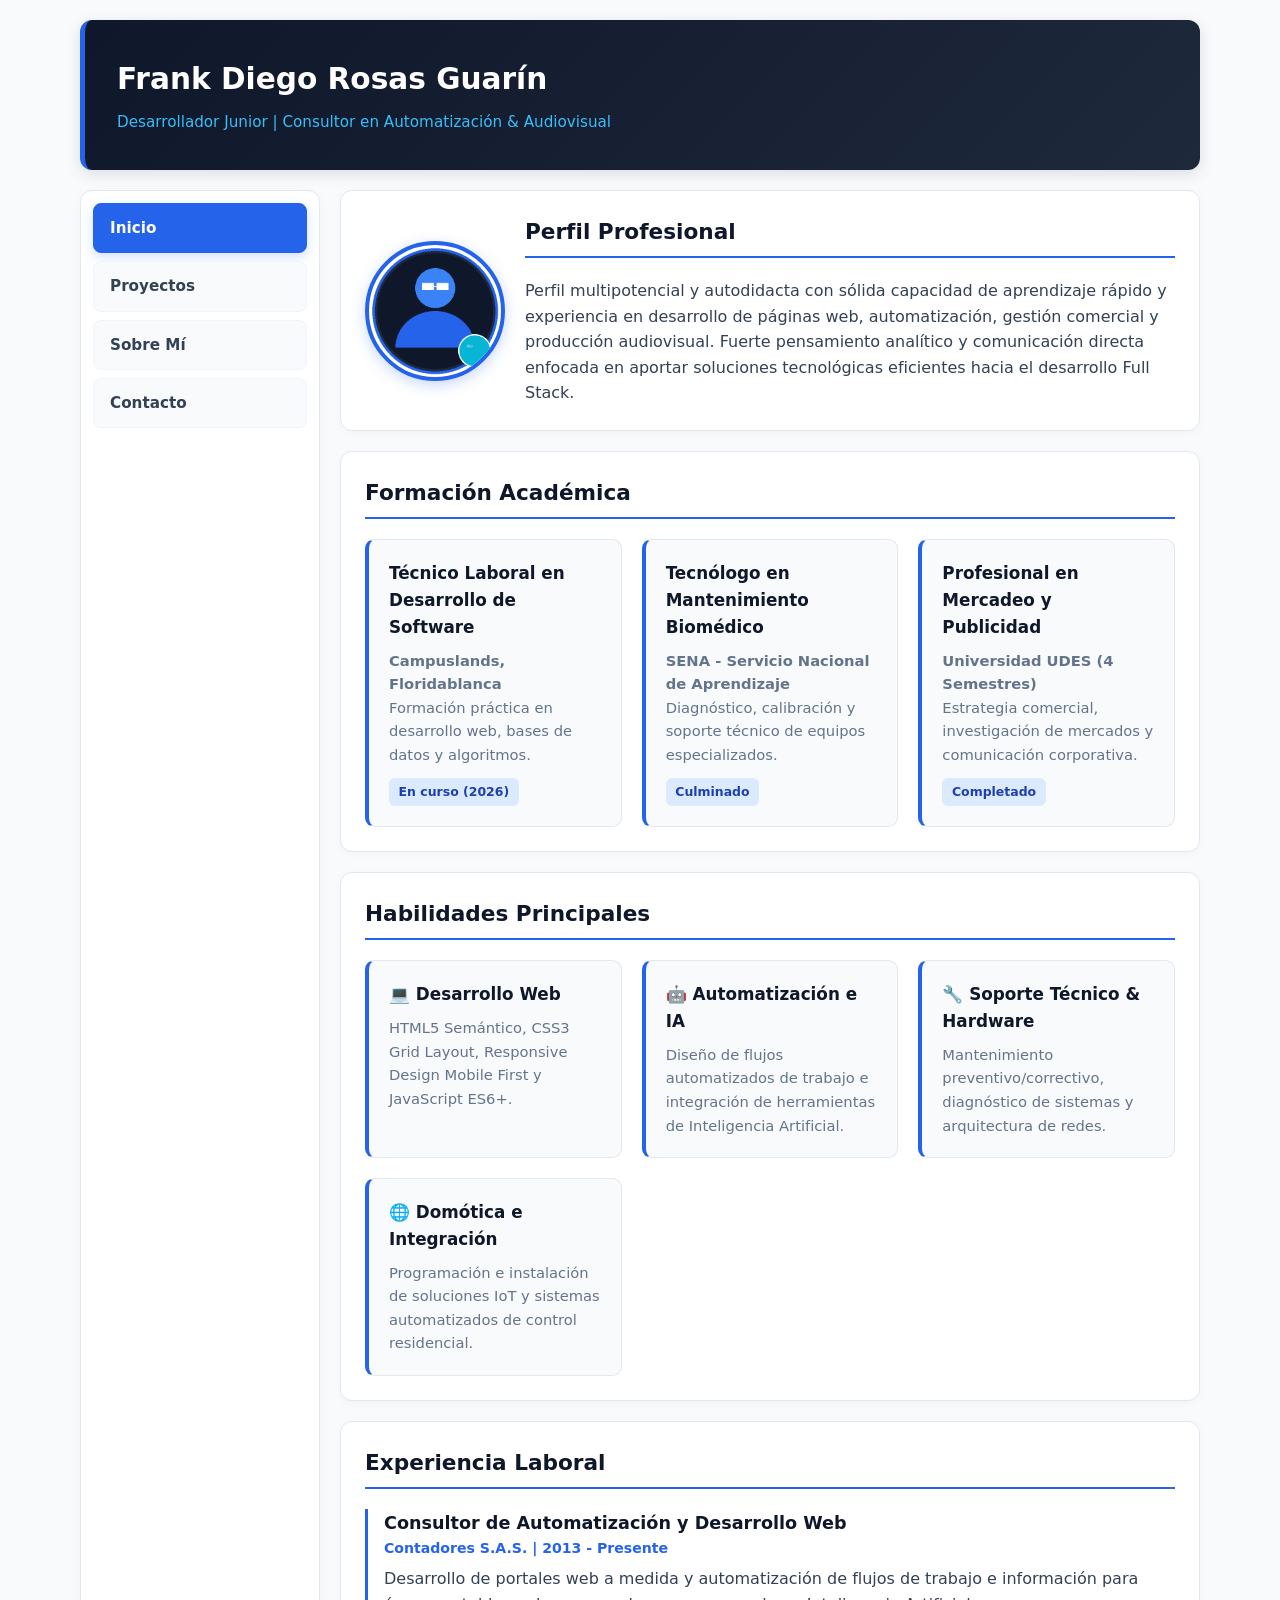
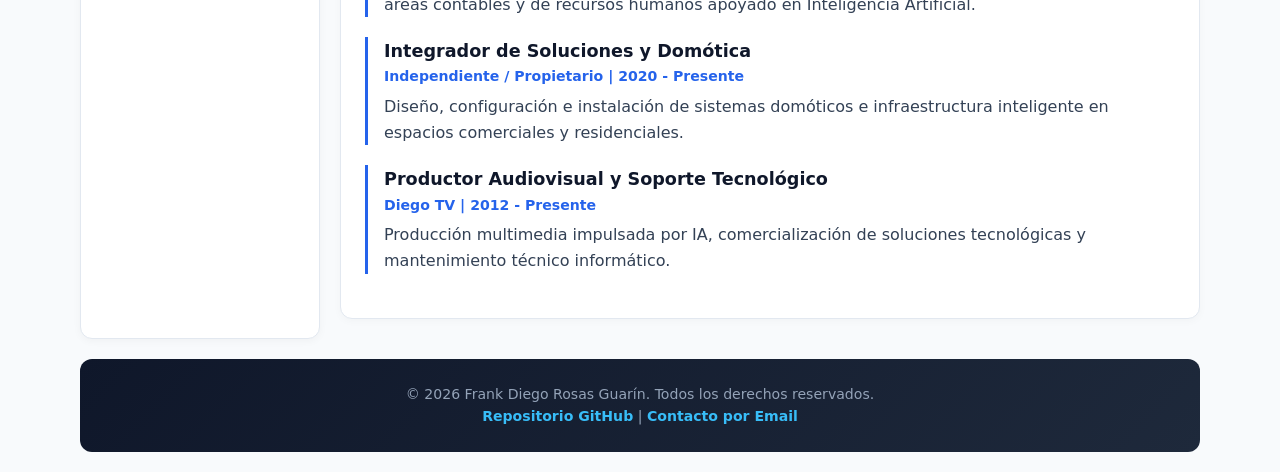
<file: index.html>
<!DOCTYPE html>
<html lang="es">
<head>
  <!-- R1: Meta viewport para respuesta responsive -->
  <meta charset="UTF-8">
  <meta name="viewport" content="width=device-width, initial-scale=1.0">
  <title>Frank Diego Rosas Guarín - Hoja de Vida</title>
  <link rel="stylesheet" href="styles.css">
</head>
<body>
  <div class="container">
    <header class="header">
      <h1>Frank Diego Rosas Guarín</h1>
      <p class="tagline">Desarrollador Junior | Consultor en Automatización & Audiovisual</p>
    </header>

    <nav class="nav">
      <!-- R8: Menú de navegación unificado con enlaces internos relativos (R9) -->
      <ul>
        <li><a href="index.html" class="active">Inicio</a></li>
        <li><a href="proyectos.html">Proyectos</a></li>
        <li><a href="sobre-mi.html">Sobre Mí</a></li>
        <li><a href="contacto.html">Contacto</a></li>
      </ul>
    </nav>

    <main class="main">
      <section class="profile-card">
        <!-- R7: Imagen responsive con atributo alt obligatorio -->
        <img src="img/perfil.png" alt="Fotografía profesional de Frank Diego Rosas Guarín" class="profile-img">
        <div>
          <h2>Perfil Profesional</h2>
          <p>Perfil multipotencial y autodidacta con sólida capacidad de aprendizaje rápido y experiencia en desarrollo de páginas web, automatización, gestión comercial y producción audiovisual. Fuerte pensamiento analítico y comunicación directa enfocada en aportar soluciones tecnológicas eficientes hacia el desarrollo Full Stack.</p>
        </div>
      </section>

      <section>
        <h2>Formación Académica</h2>
        <!-- R5: Sección en tarjetas con repeat(auto-fit, minmax(...)) -->
        <div class="cards-grid">
          <article class="card">
            <h3>Técnico Laboral en Desarrollo de Software</h3>
            <p><strong>Campuslands, Floridablanca</strong></p>
            <p>Formación práctica en desarrollo web, bases de datos y algoritmos.</p>
            <span class="badge">En curso (2026)</span>
          </article>
          <article class="card">
            <h3>Tecnólogo en Mantenimiento Biomédico</h3>
            <p><strong>SENA - Servicio Nacional de Aprendizaje</strong></p>
            <p>Diagnóstico, calibración y soporte técnico de equipos especializados.</p>
            <span class="badge">Culminado</span>
          </article>
          <article class="card">
            <h3>Profesional en Mercadeo y Publicidad</h3>
            <p><strong>Universidad UDES (4 Semestres)</strong></p>
            <p>Estrategia comercial, investigación de mercados y comunicación corporativa.</p>
            <span class="badge">Completado</span>
          </article>
        </div>
      </section>

      <section>
        <h2>Habilidades Principales</h2>
        <!-- R5: Requisito de tarjetas dinámicas con repeat minmax -->
        <div class="cards-grid">
          <article class="card">
            <h3>💻 Desarrollo Web</h3>
            <p>HTML5 Semántico, CSS3 Grid Layout, Responsive Design Mobile First y JavaScript ES6+.</p>
          </article>
          <article class="card">
            <h3>🤖 Automatización e IA</h3>
            <p>Diseño de flujos automatizados de trabajo e integración de herramientas de Inteligencia Artificial.</p>
          </article>
          <article class="card">
            <h3>🔧 Soporte Técnico & Hardware</h3>
            <p>Mantenimiento preventivo/correctivo, diagnóstico de sistemas y arquitectura de redes.</p>
          </article>
          <article class="card">
            <h3>🌐 Domótica e Integración</h3>
            <p>Programación e instalación de soluciones IoT y sistemas automatizados de control residencial.</p>
          </article>
        </div>
      </section>

      <section>
        <h2>Experiencia Laboral</h2>
        <div class="timeline">
          <article class="timeline-item">
            <h3>Consultor de Automatización y Desarrollo Web</h3>
            <p class="company">Contadores S.A.S. | 2013 - Presente</p>
            <p>Desarrollo de portales web a medida y automatización de flujos de trabajo e información para áreas contables y de recursos humanos apoyado en Inteligencia Artificial.</p>
          </article>
          <article class="timeline-item">
            <h3>Integrador de Soluciones y Domótica</h3>
            <p class="company">Independiente / Propietario | 2020 - Presente</p>
            <p>Diseño, configuración e instalación de sistemas domóticos e infraestructura inteligente en espacios comerciales y residenciales.</p>
          </article>
          <article class="timeline-item">
            <h3>Productor Audiovisual y Soporte Tecnológico</h3>
            <p class="company">Diego TV | 2012 - Presente</p>
            <p>Producción multimedia impulsada por IA, comercialización de soluciones tecnológicas y mantenimiento técnico informático.</p>
          </article>
        </div>
      </section>
    </main>

    <footer class="footer">
      <p>&copy; 2026 Frank Diego Rosas Guarín. Todos los derechos reservados.</p>
      <p>
        <!-- R10: Enlaces externos que abren en nueva pestaña con target="_blank" -->
        <a href="https://github.com/diegorosasguarin" target="_blank" rel="noopener noreferrer">Repositorio GitHub</a> | 
        <a href="mailto:diegorosasguarin@gmail.com">Contacto por Email</a>
      </p>
    </footer>
  </div>
</body>
</html>
</file>
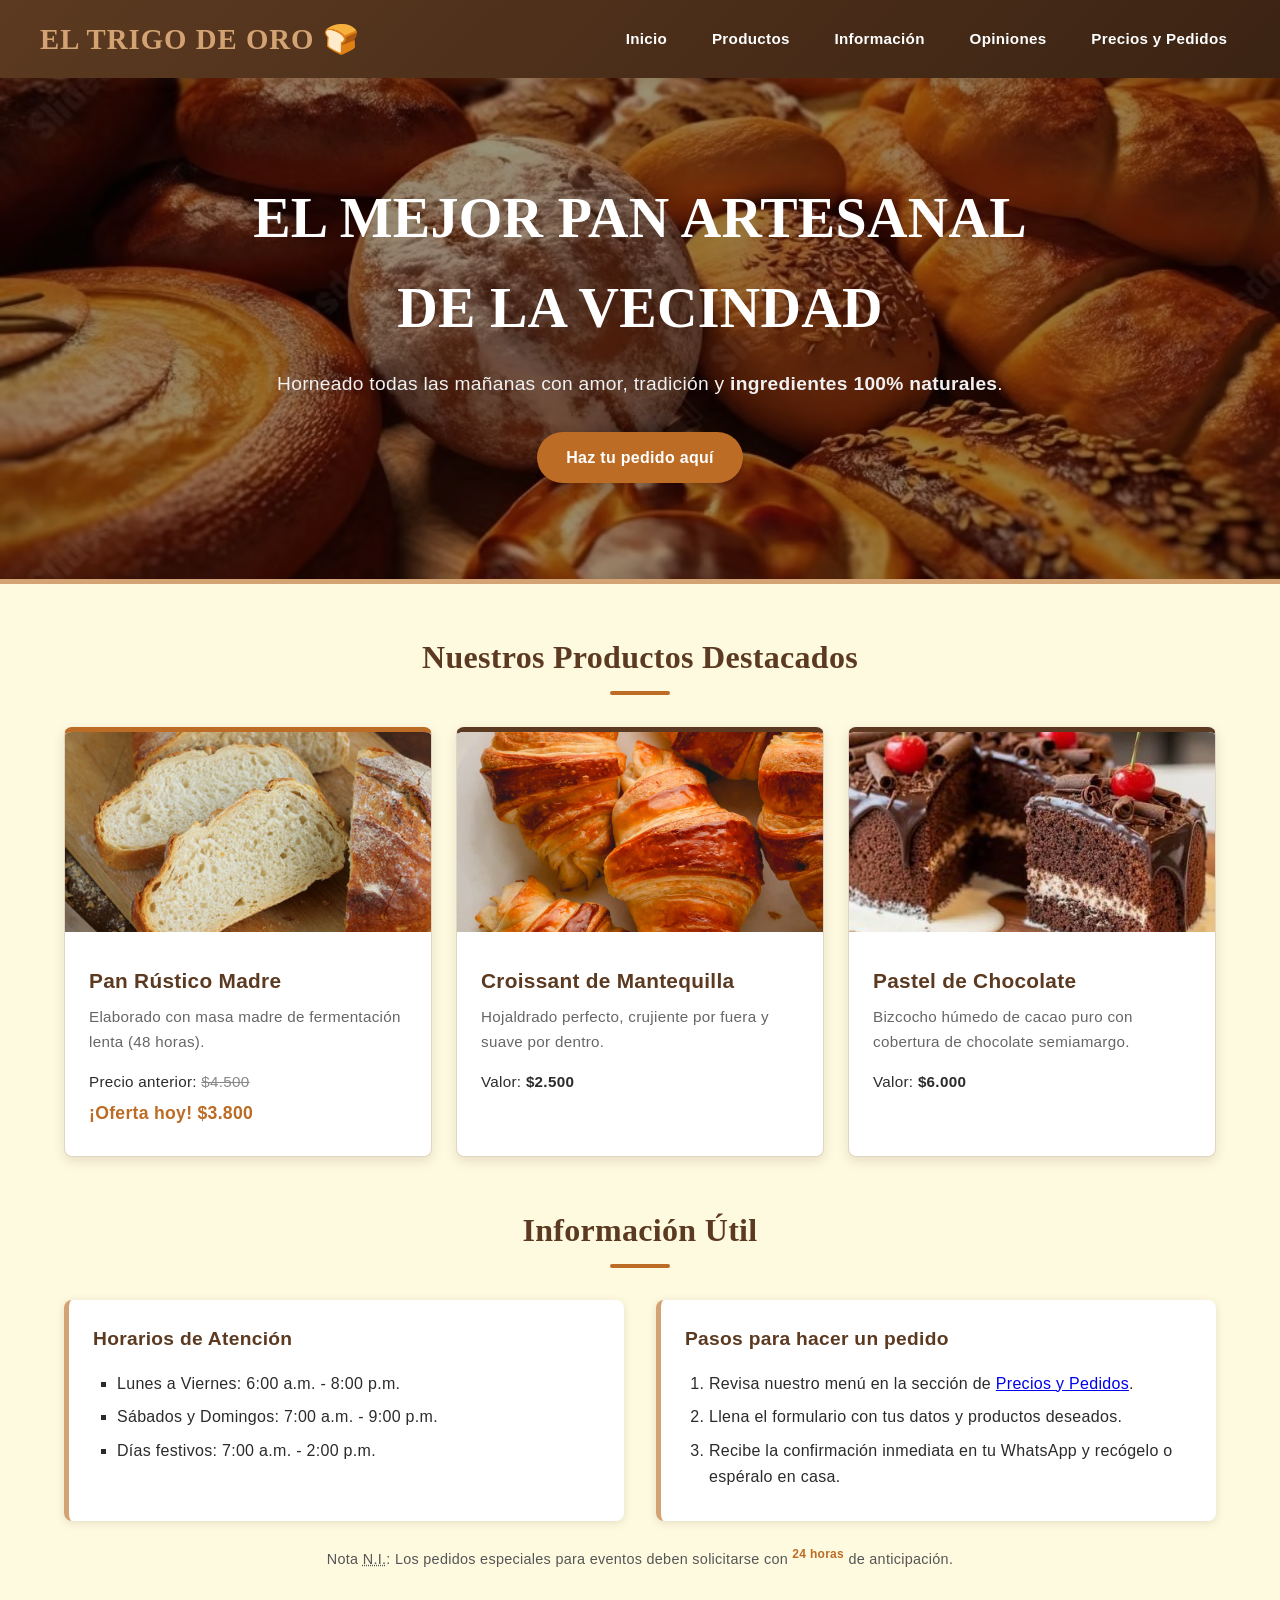
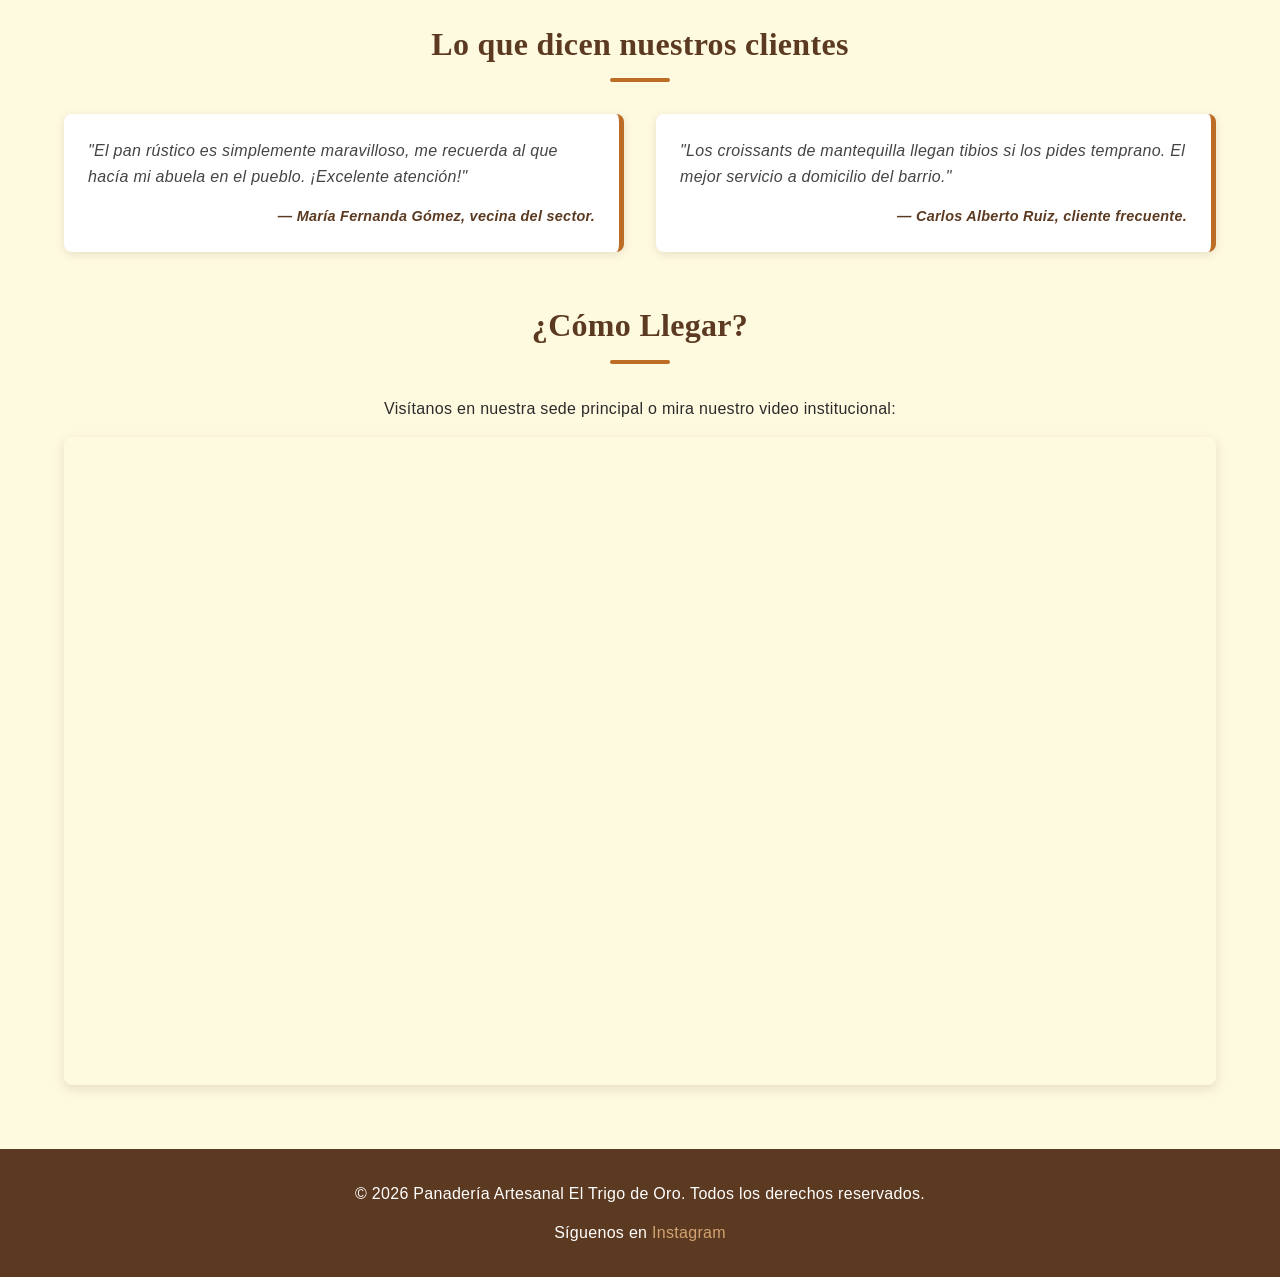
<file: Proyectos/El_Trigo_de_Oro-main/index.html>
<!DOCTYPE html>
<html lang="es">
<head>
    <meta charset="UTF-8">
    <meta name="viewport" content="width=device-width, initial-scale=1.0">
    <title>Panadería Artesanal El Trigo de Oro | Inicio</title>
    <meta name="description" content="Panadería artesanal en tu barrio con pan fresco diario, pastelería y servicio a domicilio por WhatsApp.">
    <link rel="stylesheet" href="css/styles.css">
</head>
<body>
    <header class="header">
        <div class="header__container">
            <a href="index.html" class="header__logo">El Trigo de Oro 🍞</a>
            <nav class="nav">
                <ul class="nav__list">
                    <li class="nav__item"><a href="index.html" class="nav__link">Inicio</a></li>
                    <li class="nav__item"><a href="#productos" class="nav__link">Productos</a></li>
                    <li class="nav__item"><a href="#info" class="nav__link">Información</a></li>
                    <li class="nav__item"><a href="#opiniones" class="nav__link">Opiniones</a></li>
                    <li class="nav__item"><a href="precios-pedidos.html" class="nav__link">Precios y Pedidos</a></li>
                </ul>
            </nav>
        </div>
    </header>

    <main class="main">
        <section class="hero">
            <div class="hero__content">
                <h1 class="hero__title">El mejor pan artesanal de la vecindad</h1>
                <p class="hero__subtitle">Horneado todas las mañanas con amor, tradición y <strong>ingredientes 100% naturales</strong>.</p>
                <a href="precios-pedidos.html#pedido" class="hero__cta">Haz tu pedido aquí</a>
            </div>
        </section>

        <section id="productos" class="productos">
            <h2 class="section__title">Nuestros Productos Destacados</h2>
            <div class="productos__grid">
                <article class="tarjeta tarjeta--promo">
                    <img src="images/pan-artesanal.jpg" alt="Pan artesanal rústico recién horneado" class="tarjeta__img">
                    <div class="tarjeta__body">
                        <h3 class="tarjeta__title">Pan Rústico Madre</h3>
                        <p class="tarjeta__desc">Elaborado con masa madre de fermentación lenta (48 horas).</p>
                        <p class="tarjeta__price">Precio anterior: <s class="tarjeta__old">$4.500</s></p>
                        <p class="tarjeta__price"><strong>¡Oferta hoy! $3.800</strong></p>
                    </div>
                </article>

                <article class="tarjeta">
                    <img src="images/croissant.jpg" alt="Croissant de mantequilla crujiente" class="tarjeta__img">
                    <div class="tarjeta__body">
                        <h3 class="tarjeta__title">Croissant de Mantequilla</h3>
                        <p class="tarjeta__desc">Hojaldrado perfecto, crujiente por fuera y suave por dentro.</p>
                        <p class="tarjeta__price">Valor: <strong>$2.500</strong></p>
                    </div>
                </article>

                <article class="tarjeta">
                    <img src="images/pastel-chocolate.jpg" alt="Porción de pastel de chocolate artesanal" class="tarjeta__img">
                    <div class="tarjeta__body">
                        <h3 class="tarjeta__title">Pastel de Chocolate</h3>
                        <p class="tarjeta__desc">Bizcocho húmedo de cacao puro con cobertura de chocolate semiamargo.</p>
                        <p class="tarjeta__price">Valor: <strong>$6.000</strong></p>
                    </div>
                </article>
            </div>
        </section>

        <section id="info" class="info-util">
            <h2 class="section__title">Información Útil</h2>
            <div class="info-util__container">
                <div class="info-box">
                    <h3>Horarios de Atención</h3>
                    <ul class="info-list">
                        <li>Lunes a Viernes: 6:00 a.m. - 8:00 p.m.</li>
                        <li>Sábados y Domingos: 7:00 a.m. - 9:00 p.m.</li>
                        <li>Días festivos: 7:00 a.m. - 2:00 p.m.</li>
                    </ul>
                </div>
                <div class="info-box">
                    <h3>Pasos para hacer un pedido</h3>
                    <ol class="info-list info-list--ordered">
                        <li>Revisa nuestro menú en la sección de <a href="precios-pedidos.html">Precios y Pedidos</a>.</li>
                        <li>Llena el formulario con tus datos y productos deseados.</li>
                        <li>Recibe la confirmación inmediata en tu WhatsApp y recógelo o espéralo en casa.</li>
                    </ol>
                </div>
            </div>
            <p class="info-note">Nota <abbr title="Aviso importante">N.I.</abbr>: Los pedidos especiales para eventos deben solicitarse con <sup class="info-sup">24 horas</sup> de anticipación.</p>
        </section>

        <section id="opiniones" class="opiniones">
            <h2 class="section__title">Lo que dicen nuestros clientes</h2>
            <div class="opiniones__grid">
                <blockquote class="opinion-card">
                    <p>"El pan rústico es simplemente maravilloso, me recuerda al que hacía mi abuela en el pueblo. ¡Excelente atención!"</p>
                    <cite>— María Fernanda Gómez, vecina del sector.</cite>
                </blockquote>
                <blockquote class="opinion-card">
                    <p>"Los croissants de mantequilla llegan tibios si los pides temprano. El mejor servicio a domicilio del barrio."</p>
                    <cite>— Carlos Alberto Ruiz, cliente frecuente.</cite>
                </blockquote>
            </div>
        </section>

        <section class="ubicacion">
            <h2 class="section__title">¿Cómo Llegar?</h2>
            <p class="ubicacion__text">Visítanos en nuestra sede principal o mira nuestro video institucional:</p>
            <div class="ubicacion__media">
                <iframe width="1152" height="768" src="https://www.youtube.com/embed/RR4P5FwSj3s?si=O0xcK88u2kiHjLG3" title="YouTube video player" frameborder="0" allow="accelerometer; autoplay; clipboard-write; encrypted-media; gyroscope; picture-in-picture; web-share" referrerpolicy="strict-origin-when-cross-origin" allowfullscreen></iframe> </div>
        </section>
    </main>

    <footer class="footer">
        <div class="footer__container">
            <p>&copy; 2026 Panadería Artesanal El Trigo de Oro. Todos los derechos reservados.</p>
            <p>Síguenos en <a href="https://instagram.com" target="_blank" rel="noopener" class="footer__link">Instagram</a></p>
        </div>
    </footer>
</body>
</html>
</file>
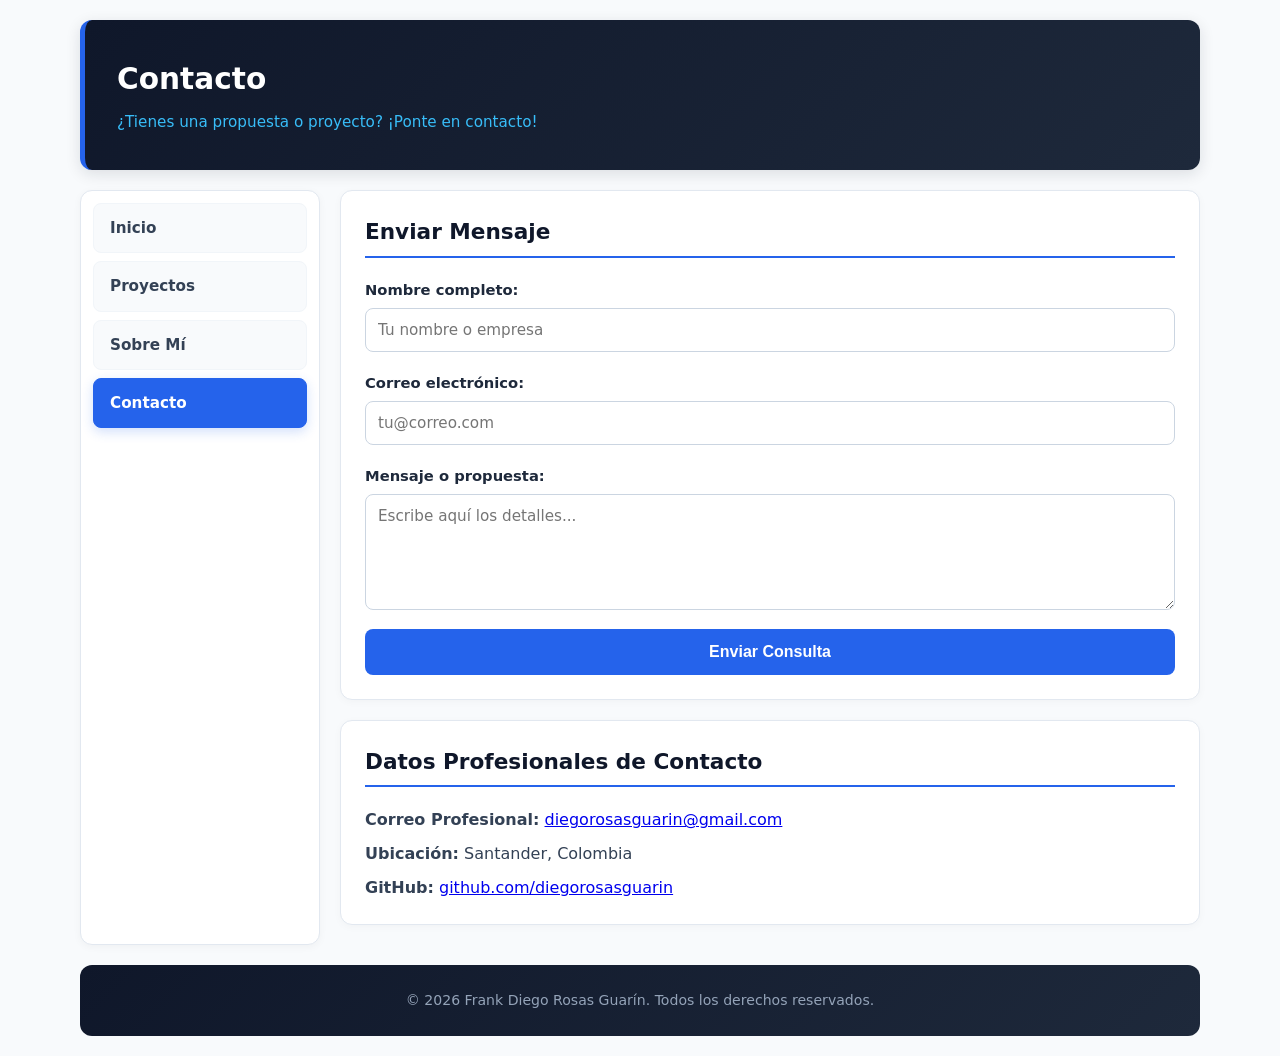
<file: contacto.html>
<!DOCTYPE html>
<html lang="es">
<head>
  <!-- R1: Meta viewport para respuesta responsive -->
  <meta charset="UTF-8">
  <meta name="viewport" content="width=device-width, initial-scale=1.0">
  <title>Contacto - Frank Diego Rosas Guarín</title>
  <link rel="stylesheet" href="styles.css">
</head>
<body>
  <div class="container">
    <header class="header">
      <h1>Contacto</h1>
      <p class="tagline">¿Tienes una propuesta o proyecto? ¡Ponte en contacto!</p>
    </header>

    <nav class="nav">
      <!-- R8: Menú de navegación idéntico con enlaces internos (R9) -->
      <ul>
        <li><a href="index.html">Inicio</a></li>
        <li><a href="proyectos.html">Proyectos</a></li>
        <li><a href="sobre-mi.html">Sobre Mí</a></li>
        <li><a href="contacto.html" class="active">Contacto</a></li>
      </ul>
    </nav>

    <main class="main">
      <section>
        <h2>Enviar Mensaje</h2>
        <form class="contact-form" action="#" method="post" onsubmit="event.preventDefault(); alert('¡Gracias por tu mensaje! Me pondré en contacto contigo muy pronto.');">
          <div class="form-group">
            <label for="nombre">Nombre completo:</label>
            <input type="text" id="nombre" name="nombre" required placeholder="Tu nombre o empresa">
          </div>
          <div class="form-group">
            <label for="correo">Correo electrónico:</label>
            <input type="email" id="correo" name="correo" required placeholder="tu@correo.com">
          </div>
          <div class="form-group">
            <label for="mensaje">Mensaje o propuesta:</label>
            <textarea id="mensaje" name="mensaje" rows="5" required placeholder="Escribe aquí los detalles..."></textarea>
          </div>
          <button type="submit" class="btn">Enviar Consulta</button>
        </form>
      </section>

      <section>
        <h2>Datos Profesionales de Contacto</h2>
        <!-- Protección estricta de privacidad cumpliendo requerimientos del taller -->
        <p><strong>Correo Profesional:</strong> <a href="mailto:diegorosasguarin@gmail.com">diegorosasguarin@gmail.com</a></p>
        <p style="margin-top: 0.5rem;"><strong>Ubicación:</strong> Santander, Colombia</p>
        <p style="margin-top: 0.5rem;"><strong>GitHub:</strong> <!-- R10 --> <a href="https://github.com/diegorosasguarin" target="_blank" rel="noopener noreferrer">github.com/diegorosasguarin</a></p>
      </section>
    </main>

    <footer class="footer">
      <p>&copy; 2026 Frank Diego Rosas Guarín. Todos los derechos reservados.</p>
    </footer>
  </div>
</body>
</html>
</file>
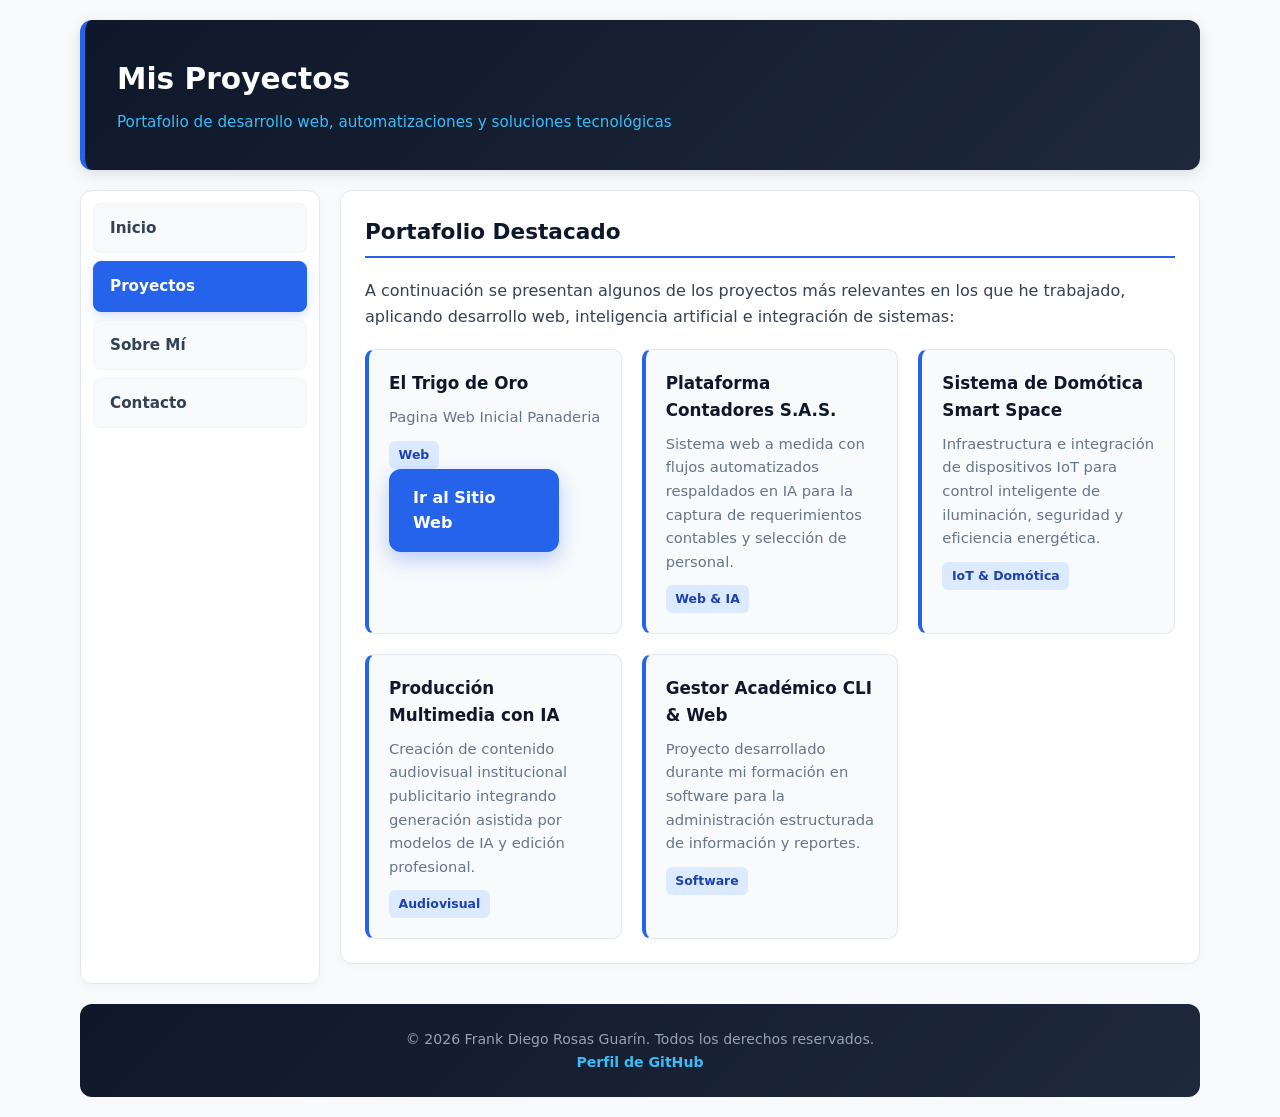
<file: proyectos.html>
<!DOCTYPE html>
<html lang="es">
<head>
  <!-- R1: Meta viewport para respuesta responsive -->
  <meta charset="UTF-8">
  <meta name="viewport" content="width=device-width, initial-scale=1.0">
  <title>Proyectos - Frank Diego Rosas Guarín</title>
  <link rel="stylesheet" href="styles.css">
</head>
<body>
  <div class="container">
    <header class="header">
      <h1>Mis Proyectos</h1>
      <p class="tagline">Portafolio de desarrollo web, automatizaciones y soluciones tecnológicas</p>
    </header>

    <nav class="nav">
      <!-- R8: Menú de navegación idéntico con enlaces internos (R9) -->
      <ul>
        <li><a href="index.html">Inicio</a></li>
        <li><a href="proyectos.html" class="active">Proyectos</a></li>
        <li><a href="sobre-mi.html">Sobre Mí</a></li>
        <li><a href="contacto.html">Contacto</a></li>
      </ul>
    </nav>

    <main class="main">
      <section>
        <h2>Portafolio Destacado</h2>
        <p>A continuación se presentan algunos de los proyectos más relevantes en los que he trabajado, aplicando desarrollo web, inteligencia artificial e integración de sistemas:</p>
        
        <!-- R5: Grilla de tarjetas con repeat(auto-fit, minmax(...)) -->
        
        
        
        <div class="cards-grid" style="margin-top: 1.25rem;">
           <article class="card">
            <h3>El Trigo de Oro</h3>
            <p>Pagina Web Inicial Panaderia</p>
            <span class="badge">Web</span>
            <a href="Proyectos/El_Trigo_de_Oro-main/index.html" class="mi-boton">Ir al Sitio Web</a>            
          </article>
      
          <article class="card">
            <h3>Plataforma Contadores S.A.S.</h3>
            <p>Sistema web a medida con flujos automatizados respaldados en IA para la captura de requerimientos contables y selección de personal.</p>
            <span class="badge">Web & IA</span>
          </article>

          <article class="card">
            <h3>Sistema de Domótica Smart Space</h3>
            <p>Infraestructura e integración de dispositivos IoT para control inteligente de iluminación, seguridad y eficiencia energética.</p>
            <span class="badge">IoT & Domótica</span>
          </article>

          <article class="card">
            <h3>Producción Multimedia con IA</h3>
            <p>Creación de contenido audiovisual institucional publicitario integrando generación asistida por modelos de IA y edición profesional.</p>
            <span class="badge">Audiovisual</span>
          </article>

          <article class="card">
            <h3>Gestor Académico CLI & Web</h3>
            <p>Proyecto desarrollado durante mi formación en software para la administración estructurada de información y reportes.</p>
            <span class="badge">Software</span>
          </article>
        </div>
      </section>
    </main>

    <footer class="footer">
      <p>&copy; 2026 Frank Diego Rosas Guarín. Todos los derechos reservados.</p>
      <p>
        <!-- R10: Enlace externo -->
        <a href="https://github.com/diegorosasguarin" target="_blank" rel="noopener noreferrer">Perfil de GitHub</a>
      </p>
    </footer>
  </div>
</body>
</html>
</file>
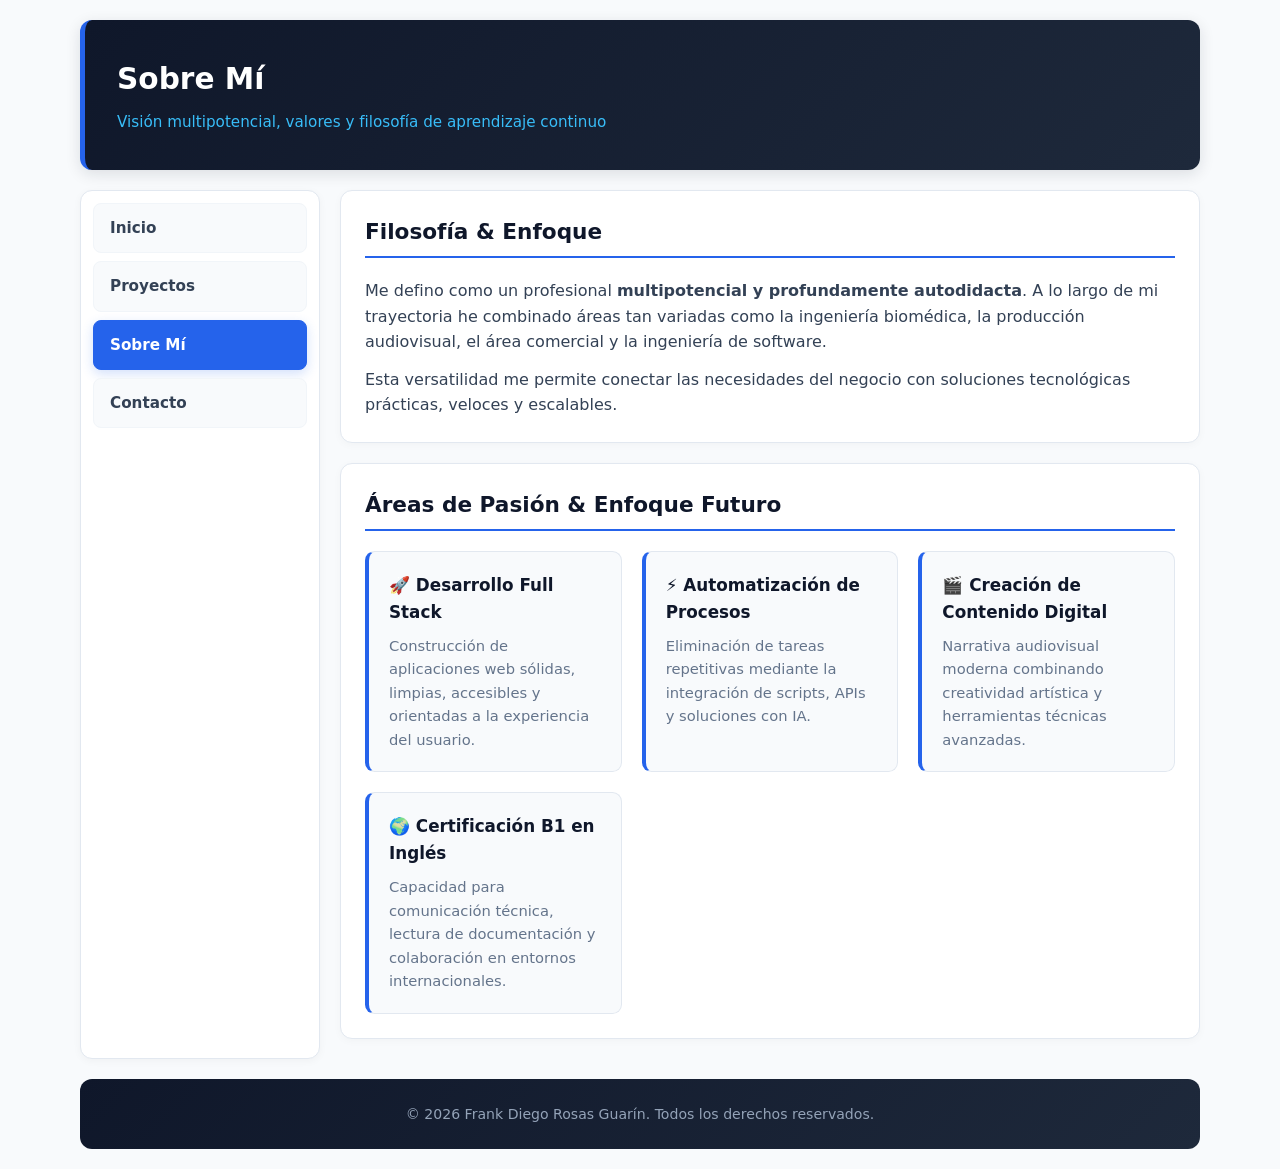
<file: sobre-mi.html>
<!DOCTYPE html>
<html lang="es">
<head>
  <!-- R1: Meta viewport para respuesta responsive -->
  <meta charset="UTF-8">
  <meta name="viewport" content="width=device-width, initial-scale=1.0">
  <title>Sobre Mí - Frank Diego Rosas Guarín</title>
  <link rel="stylesheet" href="styles.css">
</head>
<body>
  <div class="container">
    <header class="header">
      <h1>Sobre Mí</h1>
      <p class="tagline">Visión multipotencial, valores y filosofía de aprendizaje continuo</p>
    </header>

    <nav class="nav">
      <!-- R8: Menú de navegación idéntico con enlaces internos (R9) -->
      <ul>
        <li><a href="index.html">Inicio</a></li>
        <li><a href="proyectos.html">Proyectos</a></li>
        <li><a href="sobre-mi.html" class="active">Sobre Mí</a></li>
        <li><a href="contacto.html">Contacto</a></li>
      </ul>
    </nav>

    <main class="main">
      <section>
        <h2>Filosofía & Enfoque</h2>
        <p>Me defino como un profesional <strong>multipotencial y profundamente autodidacta</strong>. A lo largo de mi trayectoria he combinado áreas tan variadas como la ingeniería biomédica, la producción audiovisual, el área comercial y la ingeniería de software.</p>
        <p style="margin-top: 0.75rem;">Esta versatilidad me permite conectar las necesidades del negocio con soluciones tecnológicas prácticas, veloces y escalables.</p>
      </section>

      <section>
        <h2>Áreas de Pasión & Enfoque Futuro</h2>
        <!-- R5: Grilla en tarjetas dinámicas -->
        <div class="cards-grid">
          <article class="card">
            <h3>🚀 Desarrollo Full Stack</h3>
            <p>Construcción de aplicaciones web sólidas, limpias, accesibles y orientadas a la experiencia del usuario.</p>
          </article>
          <article class="card">
            <h3>⚡ Automatización de Procesos</h3>
            <p>Eliminación de tareas repetitivas mediante la integración de scripts, APIs y soluciones con IA.</p>
          </article>
          <article class="card">
            <h3>🎬 Creación de Contenido Digital</h3>
            <p>Narrativa audiovisual moderna combinando creatividad artística y herramientas técnicas avanzadas.</p>
          </article>
          <article class="card">
            <h3>🌍 Certificación B1 en Inglés</h3>
            <p>Capacidad para comunicación técnica, lectura de documentación y colaboración en entornos internacionales.</p>
          </article>
        </div>
      </section>
    </main>

    <footer class="footer">
      <p>&copy; 2026 Frank Diego Rosas Guarín. Todos los derechos reservados.</p>
    </footer>
  </div>
</body>
</html>
</file>
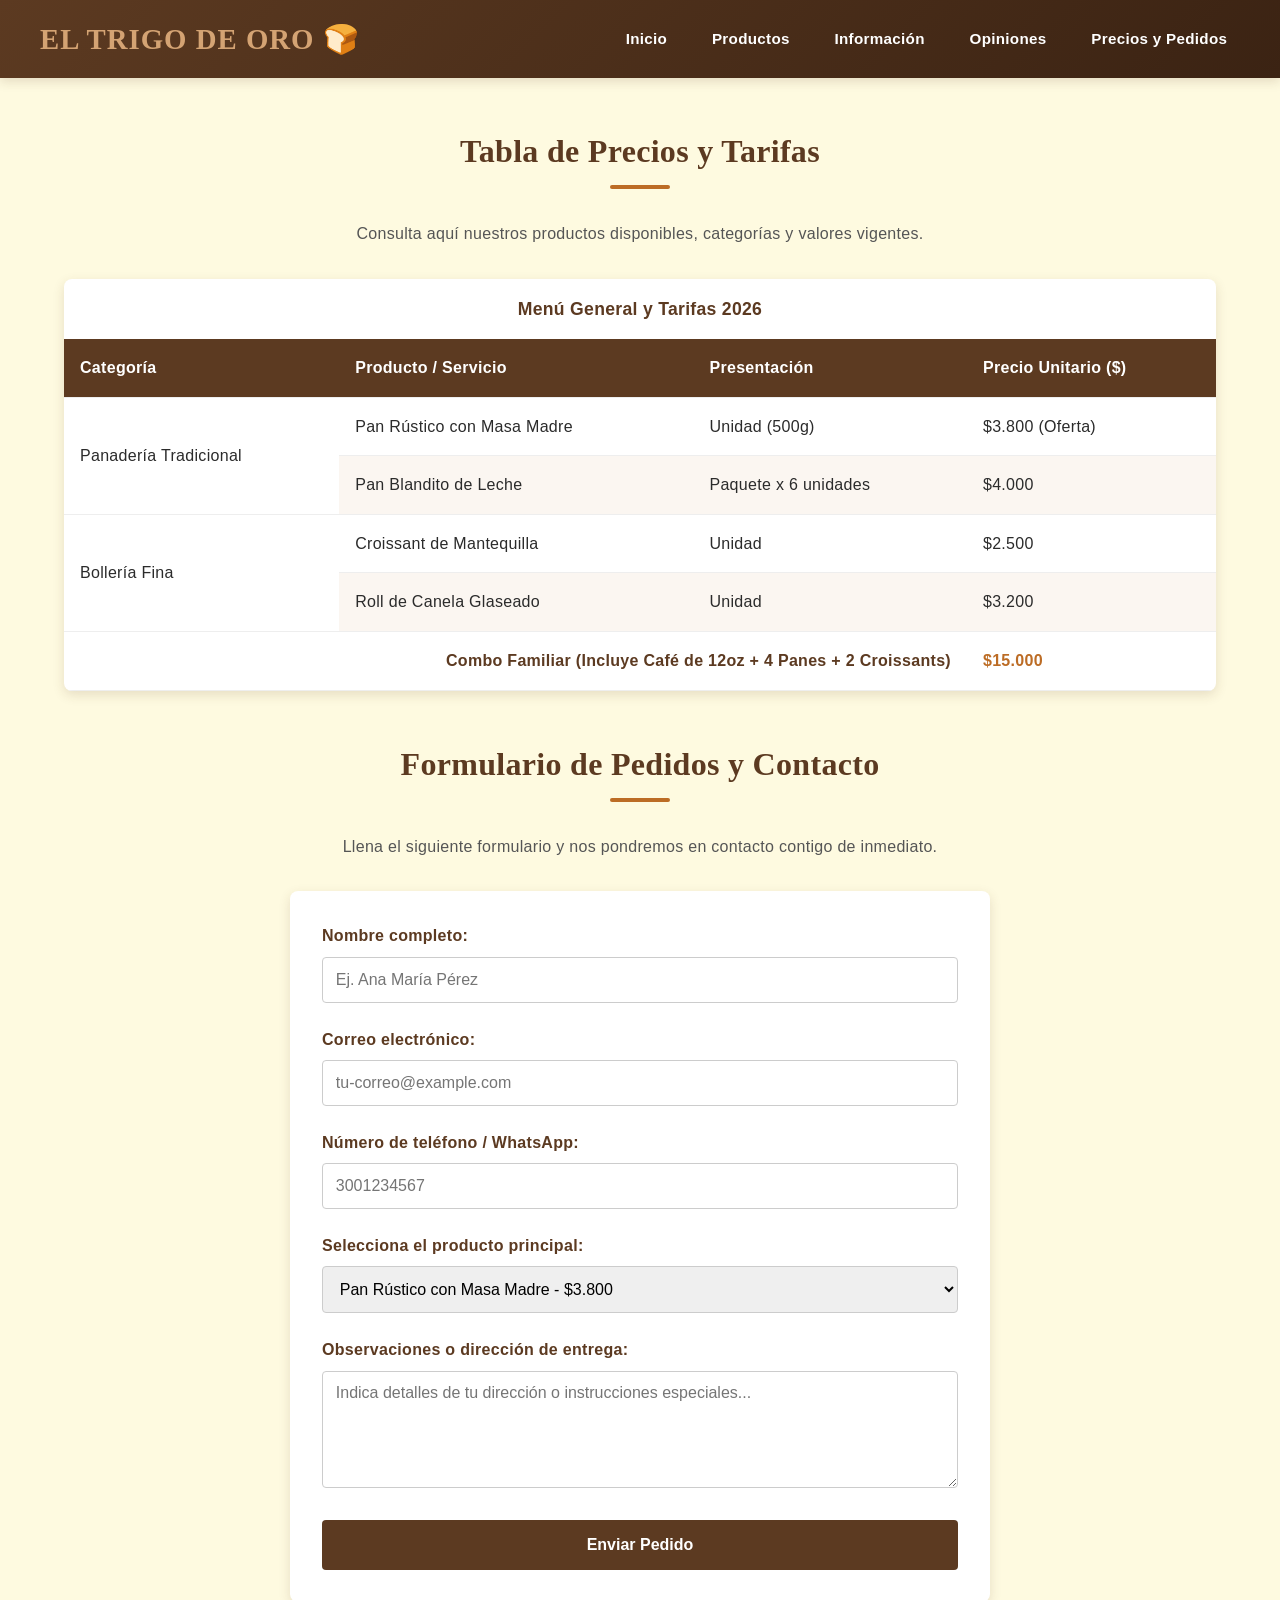
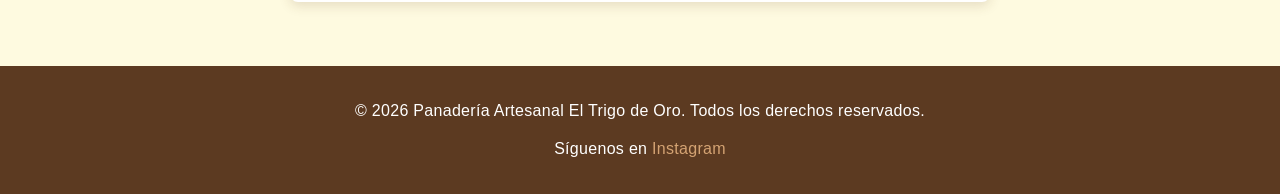
<file: Proyectos/El_Trigo_de_Oro-main/precios-pedidos.html>
<!DOCTYPE html>
<html lang="es">
<head>
    <meta charset="UTF-8">
    <meta name="viewport" content="width=device-width, initial-scale=1.0">
    <title>Precios y Pedidos | Panadería El Trigo de Oro</title>
    <meta name="description" content="Consulta nuestra tabla de precios detallada y realiza tu pedido o contacto directamente con nuestra panadería artesanal.">
    <link rel="stylesheet" href="css/styles.css">
</head>
<body>
    <header class="header">
        <div class="header__container">
            <a href="index.html" class="header__logo">El Trigo de Oro 🍞</a>
            <nav class="nav">
                <ul class="nav__list">
                    <li class="nav__item"><a href="index.html" class="nav__link">Inicio</a></li>
                    <li class="nav__item"><a href="index.html#productos" class="nav__link">Productos</a></li>
                    <li class="nav__item"><a href="index.html#info" class="nav__link">Información</a></li>
                    <li class="nav__item"><a href="index.html#opiniones" class="nav__link">Opiniones</a></li>
                    <li class="nav__item"><a href="precios-pedidos.html" class="nav__link">Precios y Pedidos</a></li>
                </ul>
            </nav>
        </div>
    </header>

    <main class="main">
        <section class="seccion-tabla">
            <h1 class="section__title">Tabla de Precios y Tarifas</h1>
            <p class="section__desc">Consulta aquí nuestros productos disponibles, categorías y valores vigentes.</p>
            
            <div class="table-container">
                <table class="tabla-precios">
                    <caption>Menú General y Tarifas 2026</caption>
                    <thead>
                        <tr>
                            <th>Categoría</th>
                            <th>Producto / Servicio</th>
                            <th>Presentación</th>
                            <th>Precio Unitario ($)</th>
                        </tr>
                    </thead>
                    <tbody>
                        <tr>
                            <td rowspan="2">Panadería Tradicional</td>
                            <td>Pan Rústico con Masa Madre</td>
                            <td>Unidad (500g)</td>
                            <td>$3.800 (Oferta)</td>
                        </tr>
                        <tr>
                            <td>Pan Blandito de Leche</td>
                            <td>Paquete x 6 unidades</td>
                            <td>$4.000</td>
                        </tr>
                        <tr>
                            <td rowspan="2">Bollería Fina</td>
                            <td>Croissant de Mantequilla</td>
                            <td>Unidad</td>
                            <td>$2.500</td>
                        </tr>
                        <tr>
                            <td>Roll de Canela Glaseado</td>
                            <td>Unidad</td>
                            <td>$3.200</td>
                        </tr>
                        <tr>
                            <td colspan="3" class="table__total-label">Combo Familiar (Incluye Café de 12oz + 4 Panes + 2 Croissants)</td>
                            <td class="table__total-price">$15.000</td>
                        </tr>
                    </tbody>
                </table>
            </div>
        </section>

        <section id="pedido" class="seccion-formulario">
            <h2 class="section__title">Formulario de Pedidos y Contacto</h2>
            <p class="section__desc">Llena el siguiente formulario y nos pondremos en contacto contigo de inmediato.</p>

            <form action="https://formspree.io/f/tu-correo" method="POST" class="form">
                <div class="form__group">
                    <label for="nombre" class="form__label">Nombre completo:</label>
                    <input type="text" id="nombre" name="nombre" class="form__input" required placeholder="Ej. Ana María Pérez">
                </div>

                <div class="form__group">
                    <label for="correo" class="form__label">Correo electrónico:</label>
                    <input type="email" id="correo" name="correo" class="form__input" required placeholder="tu-correo@example.com">
                </div>

                <div class="form__group">
                    <label for="telefono" class="form__label">Número de teléfono / WhatsApp:</label>
                    <input type="tel" id="telefono" name="telefono" class="form__input" required placeholder="3001234567">
                </div>

                <div class="form__group">
                    <label for="producto-elegido" class="form__label">Selecciona el producto principal:</label>
                    <select id="producto-elegido" name="producto" class="form__select">
                        <option value="pan-rustico">Pan Rústico con Masa Madre - $3.800</option>
                        <option value="croissant">Croissant de Mantequilla - $2.500</option>
                        <option value="pastel-chocolate">Pastel de Chocolate - $6.000</option>
                        <option value="combo-familiar">Combo Familiar - $15.000</option>
                    </select>
                </div>

                <div class="form__group">
                    <label for="mensaje" class="form__label">Observaciones o dirección de entrega:</label>
                    <textarea id="mensaje" name="mensaje" rows="5" class="form__textarea" placeholder="Indica detalles de tu dirección o instrucciones especiales..."></textarea>
                </div>

                <button type="submit" class="form__btn">Enviar Pedido</button>
            </form>
        </section>
    </main>

    <footer class="footer">
        <div class="footer__container">
            <p>&copy; 2026 Panadería Artesanal El Trigo de Oro. Todos los derechos reservados.</p>
            <p>Síguenos en <a href="https://instagram.com" target="_blank" rel="noopener" class="footer__link">Instagram</a></p>
        </div>
    </footer>
</body>
</html>
</file>
<file: styles.css>
/* ==========================================================================
   HOJA DE ESTILOS UNIFICADA (styles.css)
   Cumple con todos los requisitos del taller sin utilizar !important
   ========================================================================== */

/* Variables globales y reset */
:root {
  --primary-color: #0f172a;
  --primary-light: #1e293b;
  --accent-color: #2563eb;
  --accent-hover: #1d4ed8;
  --accent-light: #38bdf8;
  --bg-color: #f8fafc;
  --card-bg: #ffffff;
  --text-main: #334155;
  --text-muted: #64748b;
  --border-color: #e2e8f0;
  --border-radius: 0.75rem;
}

* {
  box-sizing: border-box;
  margin: 0;
  padding: 0;
}

body {
  font-family: system-ui, -apple-system, BlinkMacSystemFont, 'Segoe UI', Roboto, Helvetica, Arial, sans-serif;
  background-color: var(--bg-color);
  color: var(--text-main);
  line-height: 1.6;
  padding: 0.75rem;
}

/* R6: Ancho máximo (max-width: 1120px) centrado y unidades relativas (rem, %) */
.container {
  width: 100%;
  max-width: 1120px;
  margin: 0 auto;

  /* R4 & R2: Mobile First con grid-template-areas para celular (1 sola columna) */
  display: grid;
  grid-template-areas:
    "cabecera"
    "menu"
    "principal"
    "pie";
  gap: 1.25rem;
}

/* R4: Asignación de áreas del grid */
.header { grid-area: cabecera; }
.nav    { grid-area: menu; }
.main   { grid-area: principal; }
.footer { grid-area: pie; }

/* Estilos de la Cabecera */
.header {
  background: linear-gradient(135deg, var(--primary-color) 0%, var(--primary-light) 100%);
  color: #ffffff;
  padding: 1.75rem 1.25rem;
  border-radius: var(--border-radius);
  text-align: center;
  box-shadow: 0 4px 15px rgba(15, 23, 42, 0.12);
  border-left: 5px solid var(--accent-color);
}

.header h1 {
  font-size: 1.85rem;
  font-weight: 800;
  color: #ffffff;
  margin-bottom: 0.4rem;
}

.header .tagline {
  color: var(--accent-light);
  font-size: 0.95rem;
  font-weight: 500;
}

/* R8 & R9: Menú de navegación idéntico en todas las páginas con enlaces relativos */
.nav {
  background-color: var(--card-bg);
  border-radius: var(--border-radius);
  padding: 0.75rem;
  box-shadow: 0 2px 8px rgba(0, 0, 0, 0.04);
  border: 1px solid var(--border-color);
}

.nav ul {
  list-style: none;
  display: flex;
  flex-direction: column;
  gap: 0.5rem;
}

.nav a {
  display: flex;
  align-items: center;
  justify-content: center;
  padding: 0.75rem 1rem;
  color: var(--text-main);
  text-decoration: none;
  font-weight: 600;
  font-size: 0.95rem;
  border-radius: 0.5rem;
  background-color: #f8fafc;
  transition: all 0.2s ease-in-out;
  border: 1px solid #f1f5f9;
}

.nav a:hover,
.nav a.active {
  background-color: var(--accent-color);
  color: #ffffff;
  border-color: var(--accent-color);
  box-shadow: 0 4px 12px rgba(37, 99, 235, 0.2);
}

/* Secciones generales */
.main section {
  background-color: var(--card-bg);
  padding: 1.5rem;
  border-radius: var(--border-radius);
  margin-bottom: 1.25rem;
  box-shadow: 0 2px 8px rgba(0, 0, 0, 0.03);
  border: 1px solid var(--border-color);
}

.main h2 {
  color: var(--primary-color);
  font-size: 1.35rem;
  font-weight: 700;
  margin-bottom: 1.25rem;
  padding-bottom: 0.4rem;
  border-bottom: 2px solid var(--accent-color);
}

/* R7: Imágenes responsive (max-width: 100%) y texto alternativo alt obligatorio */
.profile-card {
  display: flex;
  flex-direction: column;
  align-items: center;
  gap: 1.25rem;
  text-align: center;
}

.profile-img {
  width: 140px;
  height: 140px;
  border-radius: 50%;
  object-fit: cover;
  max-width: 100%;
  border: 4px solid var(--accent-color);
  box-shadow: 0 4px 14px rgba(37, 99, 235, 0.25);
}

/* R5: Sección en tarjetas adaptables con repeat(auto-fit, minmax(...)) */
.cards-grid {
  display: grid;
  grid-template-columns: repeat(auto-fit, minmax(230px, 1fr));
  gap: 1.25rem;
}

.card {
  background-color: #f8fafc;
  padding: 1.25rem;
  border-radius: 0.6rem;
  border-left: 4px solid var(--accent-color);
  border-top: 1px solid var(--border-color);
  border-right: 1px solid var(--border-color);
  border-bottom: 1px solid var(--border-color);
  transition: transform 0.2s ease, box-shadow 0.2s ease;
}

.card:hover {
  transform: translateY(-3px);
  box-shadow: 0 8px 20px rgba(0, 0, 0, 0.06);
}

.card h3 {
  font-size: 1.05rem;
  color: var(--primary-color);
  margin-bottom: 0.5rem;
}

.card p {
  font-size: 0.92rem;
  color: var(--text-muted);
}

.badge {
  display: inline-block;
  margin-top: 0.75rem;
  font-size: 0.78rem;
  font-weight: 700;
  background-color: #dbeafe;
  color: #1e40af;
  padding: 0.25rem 0.6rem;
  border-radius: 0.375rem;
}

.timeline-item {
  padding-left: 1rem;
  border-left: 3px solid var(--accent-color);
  margin-bottom: 1.25rem;
}

.timeline-item h3 {
  font-size: 1.1rem;
  color: var(--primary-color);
}

.timeline-item .company {
  font-size: 0.88rem;
  font-weight: 700;
  color: var(--accent-color);
  margin-bottom: 0.4rem;
}

/* Formulario de contacto */
.contact-form {
  display: flex;
  flex-direction: column;
  gap: 1.2rem;
}

.form-group {
  display: flex;
  flex-direction: column;
  gap: 0.4rem;
}

.form-group label {
  font-weight: 600;
  font-size: 0.92rem;
  color: var(--primary-light);
}

.form-group input,
.form-group textarea {
  padding: 0.75rem;
  border: 1px solid #cbd5e1;
  border-radius: 0.5rem;
  font-size: 0.95rem;
  font-family: inherit;
  width: 100%;
}

.btn {
  background-color: var(--accent-color);
  color: #ffffff;
  padding: 0.85rem 1.5rem;
  border: none;
  border-radius: 0.5rem;
  font-size: 1rem;
  font-weight: 700;
  cursor: pointer;
  transition: background-color 0.2s ease;
}

.btn:hover {
  background-color: var(--accent-hover);
}

/* Pie de página */
.footer {
  background: linear-gradient(135deg, var(--primary-color) 0%, var(--primary-light) 100%);
  color: #94a3b8;
  text-align: center;
  padding: 1.5rem;
  border-radius: var(--border-radius);
  font-size: 0.88rem;
}

.footer a {
  color: var(--accent-light);
  text-decoration: none;
  font-weight: 600;
}

.footer a:hover {
  text-decoration: underline;
}

/* ==========================================================================
   MEDIA QUERIES (R2 & R3: Mínimo 2 Breakpoints en min-width)
   ========================================================================== */

/* R3: Breakpoint 1 - Tablet / Intermedio (600px en adelante) */
@media (min-width: 600px) {
  body {
    padding: 1.25rem;
  }

  .nav ul {
    flex-direction: row;
    justify-content: center;
  }

  .profile-card {
    flex-direction: row;
    text-align: left;
  }
}


.mi-boton {
    display: inline-block;
    text-decoration: none;
    background-color: #2563eb;       /* Azul vibrante */
    color: #ffffff;                  /* Texto blanco */
    padding: 16px 24px;              /* Relleno interno */
    width: 170px;                    /* Ancho similar a la imagen */
    border-radius: 12px;             /* Bordes redondeados */
    font-family: 'Segoe UI', system-ui, sans-serif;
    font-weight: 600;                /* Texto en negrita */
    font-size: 16px;
    text-align: left;                /* Alineación a la izquierda */
    box-shadow: 0 8px 20px rgba(37, 99, 235, 0.3); /* Sombra flotante */
    transition: all 0.2s ease;
}

.mi-boton:hover {
    background-color: #1d4ed8;       /* Azul un poco más oscuro al pasar el cursor */
    transform: translateY(-2px);      /* Efecto de elevación */
    box-shadow: 0 10px 24px rgba(37, 99, 235, 0.4);
}



/* R3 & R4: Breakpoint 2 - Computador (1024px en adelante) */
/* R4: Cambio explicito del Grid por áreas a 2 columnas */
@media (min-width: 1024px) {
  .container {
    grid-template-columns: 240px 1fr;
    grid-template-areas:
      "cabecera  cabecera"
      "menu      principal"
      "pie       pie";
  }

  .nav ul {
    flex-direction: column;
    justify-content: flex-start;
  }

  .nav a {
    justify-content: flex-start;
  }

  .header {
    text-align: left;
    padding: 2.25rem 2rem;
  }

}
</file>
<file: Proyectos/El_Trigo_de_Oro-main/css/styles.css>
/* ==========================================================
   HOJA DE ESTILOS - PANADERÍA EL TRIGO DE ORO
   ========================================================== */

/* Variables globales */
:root {
    --color-primario: #5c3a21;
    --color-secundario: #d4a373;
    --color-acento: #bc6c25;
    --color-fondo: #fefae0;
    --color-texto: #2b2b2b;
    --color-blanco: #ffffff;
    --color-sombra: rgba(92, 58, 33, 0.15);
    --fuente-principal: 'Segoe UI', Tahoma, Geneva, Verdana, sans-serif;
    --fuente-secundaria: Georgia, serif;
    --transicion: all 0.3s ease;
}

/* Reseteo básico y universal */
* {
    box-sizing: border-box;
    margin: 0;
    padding: 0;
}

body {
    font-family: var(--fuente-principal);
    background-color: var(--color-fondo);
    color: var(--color-texto);
    line-height: 1.6;
    letter-spacing: 0.3px;
    overflow-x: hidden;
    overflow-wrap: break-word;
}

/* ==========================================================
   ENCABEZADO Y NAVEGACIÓN
   ========================================================== */
.header {
    background: linear-gradient(135deg, var(--color-primario), #3b2313);
    color: var(--color-blanco);
    padding: 1rem 2rem;
    position: sticky;
    top: 0;
    z-index: 1000;
    box-shadow: 0 4px 10px var(--color-sombra);
}

.header__container {
    max-width: 1200px;
    margin: 0 auto;
    display: flex;
    flex-direction: column;
    align-items: center;
    gap: 1rem;
}

.header__logo {
    font-family: var(--fuente-secundaria);
    font-size: 1.8rem;
    color: var(--color-secundario);
    text-decoration: none;
    font-weight: bold;
    text-transform: uppercase;
    letter-spacing: 1px;
}

.nav__list {
    list-style: none;
    display: flex;
    flex-wrap: wrap;
    justify-content: center;
    gap: 1.2rem;
}

.nav__link {
    color: var(--color-blanco);
    text-decoration: none;
    font-size: 0.95rem;
    font-weight: 600;
    padding: 0.4rem 0.8rem;
    border-radius: 4px;
    transition: var(--transicion);
}

.nav__link:hover,
.nav__link:focus-visible {
    background-color: var(--color-acento);
    color: var(--color-blanco);
    outline: none;
}

/* ==========================================================
   SECCIÓN HERO / PRESENTACIÓN
   ========================================================== */
.hero {
    background: linear-gradient(rgba(0, 0, 0, 0.4), rgba(0, 0, 0, 0.4)), url('../images/hero-bg.jpg') center/cover no-repeat;
    color: var(--color-blanco);
    text-align: center;
    padding: 6rem 1.5rem;
    border-bottom: 5px solid var(--color-secundario);
}

.hero__content {
    max-width: 800px;
    margin: 0 auto;
}

.hero__title {
    font-family: var(--fuente-secundaria);
    font-size: 2.5rem;
    margin-bottom: 1rem;
    text-transform: uppercase;
    animation: fadeInDown 1.2s ease;
}

.hero__subtitle {
    font-size: 1.2rem;
    margin-bottom: 2rem;
    color: #f1f1f1;
}

.hero__cta {
    display: inline-block;
    background-color: var(--color-acento);
    color: var(--color-blanco);
    padding: 0.8rem 1.8rem;
    border-radius: 30px;
    text-decoration: none;
    font-weight: bold;
    transition: var(--transicion);
    box-shadow: 0 4px 15px rgba(0,0,0,0.2);
}

.hero__cta:hover,
.hero__cta:focus-visible {
    background-color: var(--color-secundario);
    color: var(--color-primario);
    transform: translateY(-2px);
}

/* ==========================================================
   SECCIÓN DE PRODUCTOS Y TARJETAS
   ========================================================== */
.productos, .info-util, .opiniones, .ubicacion, .seccion-tabla, .seccion-formulario {
    max-width: 1200px;
    margin: 3rem auto;
    padding: 0 1.5rem;
}

.section__title {
    font-family: var(--fuente-secundaria);
    font-size: 2rem;
    color: var(--color-primario);
    text-align: center;
    margin-bottom: 2rem;
    position: relative;
}

.section__title::after {
    content: '';
    display: block;
    width: 60px;
    height: 4px;
    background-color: var(--color-acento);
    margin: 0.5rem auto 0;
    border-radius: 2px;
}

.section__desc {
    text-align: center;
    margin-bottom: 2rem;
    color: #555;
}

.productos__grid {
    display: flex;
    flex-direction: column;
    gap: 2rem;
}

.tarjeta {
    background-color: var(--color-blanco);
    border: 1px solid #e0d5c1;
    border-top: 5px solid var(--color-primario);
    border-radius: 8px;
    overflow: hidden;
    box-shadow: 0 4px 12px var(--color-sombra);
    transition: var(--transicion);
    max-width: 100%;
    margin: 0 auto;
}

.tarjeta:hover {
    transform: translateY(-5px);
    box-shadow: 0 8px 20px var(--color-sombra);
}

.tarjeta--promo {
    border-top-color: var(--color-acento);
}

.tarjeta__img {
    width: 100%;
    height: 200px;
    object-fit: cover;
}

.tarjeta__body {
    padding: 1.5rem;
}

.tarjeta__title {
    font-size: 1.3rem;
    color: var(--color-primario);
    margin-bottom: 0.5rem;
}

.tarjeta__desc {
    color: #666;
    font-size: 0.95rem;
    margin-bottom: 1rem;
}

.tarjeta__price {
    font-size: 0.95rem;
    margin-bottom: 0.3rem;
}

.tarjeta__old {
    color: #888;
}

.tarjeta--promo .tarjeta__price strong {
    color: var(--color-acento);
    font-size: 1.1rem;
}

/* ==========================================================
   INFORMACIÓN ÚTIL Y LISTAS
   ========================================================== */
.info-util__container {
    display: flex;
    flex-direction: column;
    gap: 2rem;
}

.info-box {
    background-color: var(--color-blanco);
    padding: 1.5rem;
    border-radius: 8px;
    border-left: 5px solid var(--color-secundario);
    box-shadow: 0 2px 8px var(--color-sombra);
}

.info-box h3 {
    color: var(--color-primario);
    margin-bottom: 1rem;
    font-size: 1.2rem;
}

.info-list {
    list-style-type: square;
    padding-left: 1.5rem;
}

.info-list li {
    margin-bottom: 0.5rem;
}

.info-list--ordered {
    list-style-type: decimal;
}

.info-list::marker {
    color: var(--color-acento);
}

.info-note {
    margin-top: 1.5rem;
    font-size: 0.9rem;
    color: #555;
    text-align: center;
}

.info-sup {
    color: var(--color-acento);
    font-weight: bold;
}

/* ==========================================================
   OPINIONES Y CITAS
   ========================================================== */
.opiniones__grid {
    display: flex;
    flex-direction: column;
    gap: 1.5rem;
}

.opinion-card {
    background-color: var(--color-blanco);
    padding: 1.5rem;
    border-radius: 8px;
    border-right: 5px solid var(--color-acento);
    box-shadow: 0 2px 8px var(--color-sombra);
    font-style: italic;
}

.opinion-card p {
    margin-bottom: 1rem;
    color: #444;
}

.opinion-card cite {
    display: block;
    text-align: right;
    font-weight: bold;
    color: var(--color-primario);
    font-size: 0.9rem;
}

/* ==========================================================
   UBICACIÓN / MEDIOS (IFRAME)
   ========================================================== */
.ubicacion__text {
    text-align: center;
    margin-bottom: 1rem;
}

.ubicacion__media {
    position: relative;
    width: 100%;
    padding-bottom: 56.25%; /* Relación aspecto 16:9 */
    height: 0;
    border-radius: 8px;
    overflow: hidden;
    box-shadow: 0 4px 12px var(--color-sombra);
}

.ubicacion__iframe {
    position: absolute;
    top: 0;
    left: 0;
    width: 100%;
    height: 100%;
    border: 0;
}

/* ==========================================================
   TABLAS Y FORMULARIOS
   ========================================================== */
.table-container {
    overflow-x: auto;
    margin-bottom: 2rem;
    background-color: var(--color-blanco);
    border-radius: 8px;
    box-shadow: 0 4px 12px var(--color-sombra);
}

.tabla-precios {
    width: 100%;
    border-collapse: collapse;
    text-align: left;
}

.tabla-precios caption {
    padding: 1rem;
    font-weight: bold;
    color: var(--color-primario);
    font-size: 1.1rem;
}

.tabla-precios th,
.tabla-precios td {
    padding: 1rem;
    border-bottom: 1px solid #eee;
}

.tabla-precios th {
    background-color: var(--color-primario);
    color: var(--color-blanco);
}

.tabla-precios tbody tr:nth-child(even) {
    background-color: rgba(212, 163, 115, 0.1);
}

.table__total-label {
    text-align: right;
    font-weight: bold;
    color: var(--color-primario);
}

.table__total-price {
    font-weight: bold;
    color: var(--color-acento);
}

.form {
    background-color: var(--color-blanco);
    padding: 2rem;
    border-radius: 8px;
    box-shadow: 0 4px 12px var(--color-sombra);
    max-width: 700px;
    margin: 0 auto;
}

.form__group {
    margin-bottom: 1.5rem;
}

.form__label {
    display: block;
    margin-bottom: 0.5rem;
    font-weight: 600;
    color: var(--color-primario);
}

.form__input,
.form__select,
.form__textarea {
    width: 100%;
    padding: 0.8rem;
    border: 1px solid #ccc;
    border-radius: 4px;
    font-family: var(--fuente-principal);
    font-size: 1rem;
    transition: var(--transicion);
}

.form__input:focus-visible,
.form__select:focus-visible,
.form__textarea:focus-visible {
    border-color: var(--color-acento);
    outline: none;
    box-shadow: 0 0 5px rgba(188, 108, 37, 0.3);
}

.form__btn {
    display: block;
    width: 100%;
    background-color: var(--color-primario);
    color: var(--color-blanco);
    padding: 1rem;
    border: none;
    border-radius: 4px;
    font-size: 1rem;
    font-weight: bold;
    cursor: pointer;
    transition: var(--transicion);
}

.form__btn:hover,
.form__btn:focus-visible {
    background-color: var(--color-acento);
}

/* ==========================================================
   PIE DE PÁGINA (FOOTER)
   ========================================================== */
.footer {
    background-color: var(--color-primario);
    color: var(--color-blanco);
    text-align: center;
    padding: 2rem;
    margin-top: 4rem;
}

.footer__container {
    max-width: 1200px;
    margin: 0 auto;
    display: flex;
    flex-direction: column;
    gap: 0.8rem;
}

.footer__link {
    color: var(--color-secundario);
    text-decoration: none;
}

.footer__link:hover {
    text-decoration: underline;
}

/* ==========================================================
   ANIMACIÓN KEYFRAMES
   ========================================================== */
@keyframes fadeInDown {
    from {
        opacity: 0;
        transform: translateY(-20px);
    }
    to {
        opacity: 1;
        transform: translateY(0);
    }
}

/* ==========================================================
   MEDIA QUERY PARA ESCRITORIO Y TABLET (> 768px)
   ========================================================== */
@media (min-width: 768px) {
    .header__container {
        flex-direction: row;
        justify-content: space-between;
    }

    .productos__grid {
        display: grid;
        grid-template-columns: repeat(3, 1fr);
        gap: 1.5rem;
    }

    .info-util__container {
        display: grid;
        grid-template-columns: 1fr 1fr;
        gap: 2rem;
    }

    .opiniones__grid {
        display: grid;
        grid-template-columns: 1fr 1fr;
        gap: 2rem;
    }

    .hero__title {
        font-size: 3.5rem;
    }
}
</file>
